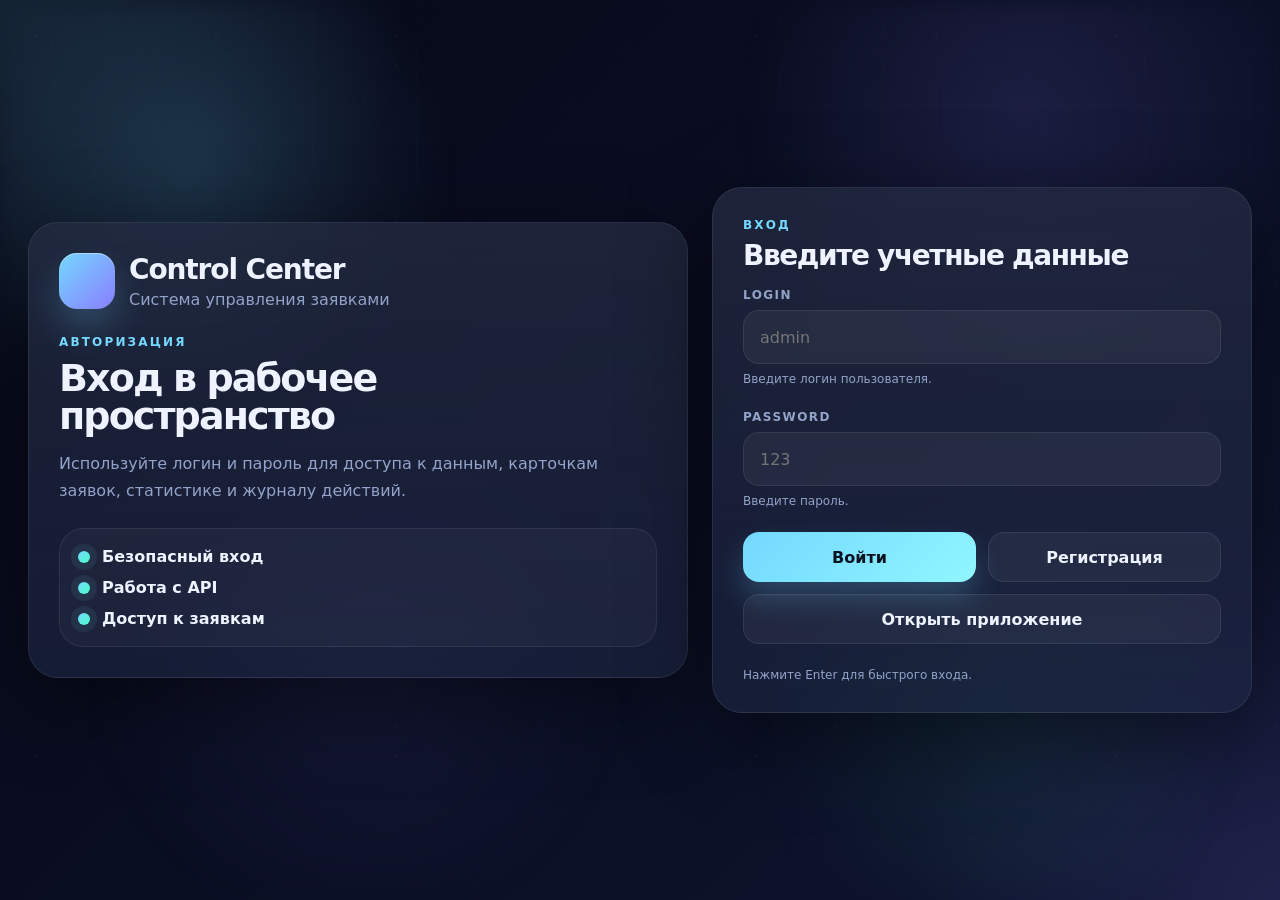
<file: wwwroot/index.html>
<!doctype html>
<html lang="ru">
<head>
  <meta charset="utf-8" />
  <meta name="viewport" content="width=device-width,initial-scale=1" />
  <title>Control Center</title>
  <link rel="stylesheet" href="site.css" />
</head>
<body data-page="app">
  <div class="bg-layer bg-layer--one"></div>
  <div class="bg-layer bg-layer--two"></div>
  <div class="bg-noise"></div>
  <div class="bg-grid"></div>

  <div class="app-shell">
    <aside class="sidebar">
      <div class="brandbox">
        <div class="brandbox__logo"></div>
        <div>
          <div class="brandbox__title">Control Center</div>
          <div class="brandbox__sub">Система управления заявками</div>
        </div>
      </div>

      <div class="sidebar-panel">
        <div class="sidebar-panel__label">Сессия</div>
        <div class="session-card">
          <div class="session-card__status"></div>
          <div>
            <div class="session-card__title">Статус доступа</div>
            <div class="session-card__value" id="auth_status">Not authorized</div>
          </div>
        </div>
      </div>

      <nav class="navstack">
        <button class="navbtn active" id="nav_tables" type="button">
          <span class="navbtn__text">Таблицы</span>
          <span class="navbtn__sub">Работа с данными</span>
        </button>
        <button class="navbtn" id="nav_stats" type="button">
          <span class="navbtn__text">Статистика</span>
          <span class="navbtn__sub">Сводка по заявкам</span>
        </button>
        <button class="navbtn" id="nav_logs" type="button">
          <span class="navbtn__text">Журнал</span>
          <span class="navbtn__sub">Логи системы</span>
        </button>
        <button class="navbtn" id="nav_history" type="button">
          <span class="navbtn__text">История</span>
          <span class="navbtn__sub">Будущий аудит</span>
        </button>
      </nav>

      <div class="sidebar-panel">
        <div class="sidebar-panel__label">Сервис</div>
        <div class="service-actions">
          <button class="ghostbtn" id="btn_token_toggle" type="button">Токен</button>
          <button class="ghostbtn" id="btn_login_page" type="button">Вход</button>
          <button class="ghostbtn" id="btn_logout" type="button">Выход</button>
          <button class="ghostbtn ghostbtn--danger" id="nav_exit" type="button">Закрыть сессию</button>
        </div>
      </div>
    </aside>

    <main class="workspace">
      <section class="view active" id="view_tables">
        <header class="hero">
          <div>
            <div class="hero__eyebrow">Рабочая область</div>
            <h1 class="hero__title">Управление сущностями и карточками</h1>
            <p class="hero__desc">Выбирайте сущности, ищите записи, открывайте детали и редактируйте данные в одном интерфейсе.</p>
          </div>
          <div class="hero__actions">
            <button class="primarybtn" id="btn_open_create" type="button">Создать запись</button>
          </div>
        </header>

        <section class="toolbar glass-card">
          <div class="toolbar__main">
            <div class="fieldwrap fieldwrap--entity">
              <label class="fieldlabel" for="entity_select">Сущность</label>
              <select id="entity_select" class="fieldctrl fieldctrl--select"></select>
            </div>

            <div class="fieldwrap fieldwrap--search">
              <label class="fieldlabel" for="search_q">Поиск</label>
              <input id="search_q" class="fieldctrl" placeholder="Введите значение для поиска" />
            </div>
          </div>

          <div class="toolbar__actions">
            <button class="ghostbtn" id="btn_reload" type="button">Обновить</button>
            <button class="ghostbtn" id="btn_open_view" type="button">Открыть</button>
            <button class="ghostbtn" id="btn_open_edit" type="button">Изменить</button>
            <button class="ghostbtn ghostbtn--danger" id="btn_open_delete" type="button">Удалить</button>
          </div>
        </section>

        <section class="metrics">
          <article class="metric-card">
            <div class="metric-card__label">Выбранный ID</div>
            <div class="metric-card__value" id="selected_id">—</div>
          </article>
          <article class="metric-card">
            <div class="metric-card__label">Найдено записей</div>
            <div class="metric-card__value" id="search_count">—</div>
          </article>
          <article class="metric-card">
            <div class="metric-card__label">Текущая страница</div>
            <div class="metric-card__value" id="page_label">1 / 1</div>
          </article>
        </section>

        <section class="pager-grid">
          <article class="glass-card pager-card">
            <div class="block-title">Навигация по страницам</div>
            <div class="pager-inline">
              <button class="ghostbtn" id="btn_page_prev" type="button">Назад</button>
              <button class="ghostbtn" id="btn_page_next" type="button">Вперед</button>
            </div>
            <div class="pager-inline">
              <input id="page_input" class="fieldctrl" placeholder="Номер страницы" />
              <button class="ghostbtn" id="btn_page_go" type="button">Перейти</button>
            </div>
          </article>

          <article class="glass-card pager-card">
            <div class="block-title">Переход по ID и размер страницы</div>
            <div class="pager-inline">
              <input id="goto_id" class="fieldctrl" placeholder="ID записи" />
              <button class="ghostbtn" id="btn_goto_id" type="button">Найти</button>
            </div>
            <div class="pager-inline">
              <input id="page_size" class="fieldctrl" placeholder="Записей на странице" />
              <button class="ghostbtn" id="btn_page_apply" type="button">Применить</button>
            </div>
          </article>
        </section>

        <section class="glass-card managerpanel" id="request_manager_panel" style="display:none;">
          <div class="panel-head">
            <div>
              <div class="panel-head__eyebrow">Управление заявкой</div>
              <div class="panel-head__title">Инструменты менеджера</div>
            </div>
            <div class="active-request">Заявка <span id="manager_current_request">—</span></div>
          </div>

          <div class="manager-grid">
            <article class="manager-tile">
              <div class="manager-tile__title">Назначение мастера</div>
              <label class="fieldlabel" for="manager_master_id">ID мастера</label>
              <input id="manager_master_id" class="fieldctrl" placeholder="Например 3" />
              <button class="primarybtn" id="btn_assign_master" type="button">Назначить</button>
            </article>

            <article class="manager-tile">
              <div class="manager-tile__title">Изменение статуса</div>
              <label class="fieldlabel" for="manager_status">Статус</label>
              <select id="manager_status" class="fieldctrl fieldctrl--select">
                <option value="Новая">Новая</option>
                <option value="В работе">В работе</option>
                <option value="Ожидание запчастей">Ожидание запчастей</option>
                <option value="Выполнено">Выполнено</option>
                <option value="Отменена">Отменена</option>
              </select>
              <button class="primarybtn" id="btn_change_status" type="button">Сменить статус</button>
            </article>

            <article class="manager-tile manager-tile--wide">
              <div class="manager-tile__title">Продление срока выполнения</div>
              <div class="manager-deadline-grid">
                <div>
                  <label class="fieldlabel" for="manager_completion_date">Новая дата завершения</label>
                  <input id="manager_completion_date" class="fieldctrl" type="date" />
                </div>
                <div>
                  <label class="fieldlabel" for="manager_comment">Комментарий</label>
                  <input id="manager_comment" class="fieldctrl" placeholder="Комментарий к продлению" />
                </div>
              </div>
              <button class="primarybtn" id="btn_extend_deadline" type="button">Продлить срок</button>
            </article>
          </div>
        </section>

        <section class="cards-shell">
          <div class="cards_grid cardsgrid" id="cards_grid"></div>
        </section>
      </section>

      <section class="view" id="view_stats">
        <header class="hero hero--stats">
          <div>
            <div class="hero__eyebrow">Статистика</div>
            <h2 class="hero__title hero__title--small">Сводные показатели по заявкам</h2>
            <p class="hero__desc">Общая статистика по выполнению, статусам и типам климатической техники.</p>
          </div>
          <button class="primarybtn" id="btn_stats_reload" type="button">Обновить статистику</button>
        </header>

        <section class="stats-cards">
          <article class="stat-card">
            <div class="stat-card__label">Всего заявок</div>
            <div class="stat-card__value" id="stat_total">0</div>
          </article>
          <article class="stat-card">
            <div class="stat-card__label">Выполнено</div>
            <div class="stat-card__value" id="stat_completed">0</div>
          </article>
          <article class="stat-card">
            <div class="stat-card__label">Среднее время ремонта</div>
            <div class="stat-card__value" id="stat_avg_days">0 дн.</div>
          </article>
        </section>

        <section class="stats-grid-2">
          <article class="glass-card stat-panel">
            <div class="block-title">По статусам</div>
            <div id="stats_by_status" class="statslist"></div>
          </article>
          <article class="glass-card stat-panel">
            <div class="block-title">По типам техники</div>
            <div id="stats_by_type" class="statslist"></div>
          </article>
        </section>

        <section class="glass-card quality-panel">
          <div class="block-title">Опрос качества</div>
          <div class="quality-grid">
            <div class="qrbox">
              <img id="quality_qr_img" alt="QR" />
            </div>
            <div class="quality-side">
              <div class="quality-side__label">Ссылка на форму</div>
              <div class="quality-side__link" id="quality_form_link"></div>
              <div class="quality-side__actions">
                <button class="ghostbtn" id="btn_open_quality_form" type="button">Открыть форму</button>
                <button class="ghostbtn" id="btn_copy_quality_link" type="button">Копировать ссылку</button>
              </div>
            </div>
          </div>
        </section>
      </section>

      <section class="view" id="view_logs">
        <header class="hero hero--smallpad">
          <div>
            <div class="hero__eyebrow">Журнал</div>
            <h2 class="hero__title hero__title--small">Логи запросов и действий</h2>
          </div>
          <button class="ghostbtn" id="btn_logs_clear" type="button">Очистить журнал</button>
        </header>
        <pre id="log" class="logbox"></pre>
      </section>

      <section class="view" id="view_history">
        <header class="hero hero--smallpad">
          <div>
            <div class="hero__eyebrow">История</div>
            <h2 class="hero__title hero__title--small">Раздел истории изменений</h2>
            <p class="hero__desc">Здесь можно разместить аудит действий и историю изменения записей.</p>
          </div>
        </header>
        <section class="glass-card history-card">
          <div class="history-card__title">История пока не подключена</div>
          <div class="history-card__text">Раздел готов под серверный аудит и отображение действий пользователей.</div>
        </section>
      </section>
    </main>
  </div>

  <div class="modal" id="token_modal" role="dialog" aria-modal="true">
    <div class="modal-backdrop" data-close="1"></div>
    <div class="modal-panel">
      <div class="modal-header">
        <div class="modal-title"><span class="badge" id="token_badge">JWT</span><span>Токен сессии</span></div>
        <button class="iconbtn" data-close="1" type="button" aria-label="Close">✕</button>
      </div>
      <div class="modal-body">
        <pre id="token_box" class="logbox logbox--modal"></pre>
      </div>
      <div class="modal-footer">
        <button class="ghostbtn" id="btn_token_copy" type="button">Копировать</button>
        <button class="primarybtn" data-close="1" type="button">OK</button>
      </div>
    </div>
  </div>

  <div class="modal" id="details_modal" role="dialog" aria-modal="true">
    <div class="modal-backdrop" data-close="1"></div>
    <div class="modal-panel modal-panel--wide">
      <div class="modal-header">
        <div class="modal-title"><span class="badge badge--ok" id="details_badge">DETAILS</span><span id="details_title">…</span></div>
        <button class="iconbtn" data-close="1" type="button" aria-label="Close">✕</button>
      </div>
      <div class="modal-body">
        <div id="details_body" class="detailsbody"></div>
      </div>
      <div class="modal-footer">
        <button class="ghostbtn" id="btn_details_copy" type="button">Копировать JSON</button>
        <button class="primarybtn" data-close="1" type="button">OK</button>
      </div>
    </div>
  </div>

  <div class="modal" id="form_modal" role="dialog" aria-modal="true">
    <div class="modal-backdrop" data-close="1"></div>
    <div class="modal-panel modal-panel--wide">
      <div class="modal-header">
        <div class="modal-title"><span class="badge" id="form_badge">FORM</span><span id="form_title">…</span></div>
        <button class="iconbtn" data-close="1" type="button" aria-label="Close">✕</button>
      </div>
      <div class="modal-body">
        <div id="form_fields" class="formgrid"></div>
      </div>
      <div class="modal-footer">
        <button class="ghostbtn" data-close="1" type="button">Отмена</button>
        <button class="primarybtn" id="btn_form_submit" type="button">Сохранить</button>
      </div>
    </div>
  </div>

  <div class="modal" id="confirm_modal" role="dialog" aria-modal="true">
    <div class="modal-backdrop" data-close="1"></div>
    <div class="modal-panel">
      <div class="modal-header">
        <div class="modal-title"><span class="badge badge--warn" id="confirm_badge">CONFIRM</span><span id="confirm_title">Confirm</span></div>
        <button class="iconbtn" data-close="1" type="button" aria-label="Close">✕</button>
      </div>
      <div class="modal-body">
        <div id="confirm_body" class="msgbody">…</div>
      </div>
      <div class="modal-footer">
        <button class="ghostbtn" data-close="1" type="button">Отмена</button>
        <button class="dangerbtn" id="btn_confirm_yes" type="button">Да</button>
      </div>
    </div>
  </div>

  <div class="modal" id="msg_modal" role="dialog" aria-modal="true">
    <div class="modal-backdrop" data-close="1"></div>
    <div class="modal-panel">
      <div class="modal-header">
        <div class="modal-title"><span class="badge" id="msg_kind">INFO</span><span id="msg_title">Message</span></div>
        <button class="iconbtn" data-close="1" type="button" aria-label="Close">✕</button>
      </div>
      <div class="modal-body">
        <div id="msg_body" class="msgbody">…</div>
        <details class="msgdetails">
          <summary>Details</summary>
          <pre id="msg_details" class="logbox logbox--modal"></pre>
        </details>
      </div>
      <div class="modal-footer">
        <button class="primarybtn" data-close="1" type="button">OK</button>
      </div>
    </div>
  </div>

  <script src="app.js"></script>
</body>
</html>
</file>
<file: wwwroot/site.css>
:root{
  --bg:#060816;
  --bg-2:#0f1530;
  --panel:rgba(15,22,46,.74);
  --panel-2:rgba(20,30,61,.58);
  --line:rgba(255,255,255,.08);
  --line-2:rgba(145,173,255,.24);
  --text:#eef3ff;
  --muted:#93a3c9;
  --accent:#74d8ff;
  --accent-2:#8a7dff;
  --accent-3:#49ffc6;
  --danger:#ff6b8f;
  --warning:#ffc96a;
  --ok:#47db9d;
  --shadow:0 24px 90px rgba(0,0,0,.45);
  --radius-xl:30px;
  --radius-lg:22px;
  --radius-md:16px;
  --radius-sm:12px;
}

*{box-sizing:border-box}
html,body{min-height:100%;margin:0;padding:0}
body{
  min-height:100vh;
  font-family:Inter,ui-sans-serif,system-ui,-apple-system,"Segoe UI",Roboto,Arial,sans-serif;
  color:var(--text);
  background:
    radial-gradient(circle at top left, rgba(116,216,255,.12), transparent 26%),
    radial-gradient(circle at bottom right, rgba(138,125,255,.13), transparent 24%),
    linear-gradient(135deg, var(--bg) 0%, var(--bg-2) 100%);
  overflow-x:hidden;
}
button,input,select,textarea{font:inherit}
button{cursor:pointer}
input,select,textarea{appearance:none}

.bg-layer,.bg-noise,.bg-grid{position:fixed;inset:0;pointer-events:none}
.bg-layer--one{
  background:
    radial-gradient(circle at 15% 18%, rgba(116,216,255,.16), transparent 20%),
    radial-gradient(circle at 80% 12%, rgba(138,125,255,.14), transparent 22%);
  filter:blur(10px);
}
.bg-layer--two{
  background:
    radial-gradient(circle at 78% 80%, rgba(73,255,198,.08), transparent 20%),
    radial-gradient(circle at 28% 74%, rgba(138,125,255,.08), transparent 24%);
  filter:blur(20px);
}
.bg-noise{
  opacity:.07;
  background-image:
    radial-gradient(circle at 20% 20%, rgba(255,255,255,.55) 0 1px, transparent 1px),
    radial-gradient(circle at 80% 30%, rgba(255,255,255,.45) 0 1px, transparent 1px),
    radial-gradient(circle at 45% 70%, rgba(255,255,255,.35) 0 1px, transparent 1px);
  background-size:180px 180px, 220px 220px, 260px 260px;
}
.bg-grid{
  opacity:.22;
  background-image:
    linear-gradient(rgba(255,255,255,.05) 1px, transparent 1px),
    linear-gradient(90deg, rgba(255,255,255,.05) 1px, transparent 1px);
  background-size:52px 52px;
  mask-image:linear-gradient(to bottom, rgba(0,0,0,.92), transparent 90%);
}

.app-shell{
  position:relative;
  z-index:1;
  min-height:100vh;
  display:grid;
  grid-template-columns:320px minmax(0,1fr);
  gap:24px;
  padding:24px;
}

.sidebar,
.glass-card,
.metric-card,
.stat-card,
.logbox,
.modal-panel,
.login-card,
.login-showcase{
  background:
    linear-gradient(180deg, rgba(255,255,255,.065), rgba(255,255,255,.025)),
    linear-gradient(180deg, var(--panel), var(--panel-2));
  border:1px solid var(--line);
  box-shadow:var(--shadow);
  backdrop-filter:blur(22px);
}

.sidebar{
  border-radius:var(--radius-xl);
  padding:22px;
  display:flex;
  flex-direction:column;
  gap:18px;
  position:sticky;
  top:24px;
  height:calc(100vh - 48px);
}
.brandbox{
  display:flex;
  align-items:center;
  gap:14px;
}
.brandbox--login{margin-bottom:26px}
.brandbox__logo{
  width:56px;
  height:56px;
  border-radius:18px;
  background:
    linear-gradient(135deg, rgba(116,216,255,1), rgba(138,125,255,1));
  box-shadow:
    0 18px 34px rgba(116,216,255,.22),
    inset 0 1px 0 rgba(255,255,255,.4);
}
.brandbox__title{
  font-size:28px;
  font-weight:800;
  letter-spacing:-.04em;
}
.brandbox__sub{
  margin-top:4px;
  color:var(--muted);
}

.sidebar-panel{
  border:1px solid rgba(255,255,255,.06);
  border-radius:20px;
  padding:16px;
  background:rgba(255,255,255,.03);
}
.sidebar-panel__label{
  margin-bottom:12px;
  font-size:12px;
  text-transform:uppercase;
  letter-spacing:.16em;
  color:var(--muted);
  font-weight:800;
}
.session-card{
  display:flex;
  align-items:center;
  gap:12px;
}
.session-card__status{
  width:12px;
  height:12px;
  border-radius:50%;
  background:linear-gradient(135deg, var(--accent), var(--accent-3));
  box-shadow:0 0 0 8px rgba(116,216,255,.08);
}
.session-card__title{
  font-size:12px;
  color:var(--muted);
  text-transform:uppercase;
  letter-spacing:.14em;
}
.session-card__value{
  margin-top:4px;
  font-weight:700;
}

.navstack{
  display:flex;
  flex-direction:column;
  gap:10px;
}
.navbtn{
  width:100%;
  border:none;
  background:rgba(255,255,255,.04);
  border:1px solid rgba(255,255,255,.05);
  color:var(--text);
  border-radius:18px;
  padding:14px 16px;
  text-align:left;
  transition:transform .18s ease, border-color .18s ease, background .18s ease, box-shadow .18s ease;
}
.navbtn:hover{
  transform:translateY(-1px);
  border-color:rgba(116,216,255,.24);
  background:rgba(116,216,255,.08);
}
.navbtn.active{
  background:
    linear-gradient(135deg, rgba(116,216,255,.15), rgba(138,125,255,.14));
  border-color:rgba(116,216,255,.3);
  box-shadow:0 12px 24px rgba(0,0,0,.18);
}
.navbtn__text{
  display:block;
  font-weight:800;
}
.navbtn__sub{
  display:block;
  margin-top:4px;
  font-size:12px;
  color:var(--muted);
}

.service-actions{
  display:grid;
  gap:10px;
}

.workspace{min-width:0}
.view{display:none}
.view.active{display:block;animation:fadeUp .28s ease}
@keyframes fadeUp{
  from{opacity:0;transform:translateY(10px)}
  to{opacity:1;transform:translateY(0)}
}

.hero{
  border-radius:var(--radius-xl);
  padding:28px 30px;
  display:flex;
  justify-content:space-between;
  align-items:flex-start;
  gap:18px;
  background:
    linear-gradient(180deg, rgba(255,255,255,.07), rgba(255,255,255,.02)),
    linear-gradient(180deg, rgba(16,25,50,.72), rgba(17,26,52,.55));
  border:1px solid rgba(255,255,255,.08);
  box-shadow:var(--shadow);
}
.hero--stats,
.hero--smallpad{margin-bottom:18px}
.hero__eyebrow{
  font-size:12px;
  text-transform:uppercase;
  letter-spacing:.18em;
  color:var(--accent);
  font-weight:800;
}
.hero__title{
  margin:10px 0 0;
  font-size:38px;
  line-height:1.02;
  letter-spacing:-.05em;
}
.hero__title--small{font-size:28px}
.hero__desc{
  margin:14px 0 0;
  max-width:800px;
  color:var(--muted);
  line-height:1.7;
}
.hero__actions{display:flex;gap:12px;flex-wrap:wrap}

.toolbar{
  margin-top:18px;
  border-radius:var(--radius-xl);
  padding:18px;
  display:flex;
  justify-content:space-between;
  gap:18px;
  align-items:end;
}
.toolbar__main{
  display:grid;
  grid-template-columns:260px minmax(320px,1fr);
  gap:14px;
  flex:1;
}
.toolbar__actions{
  display:flex;
  gap:10px;
  flex-wrap:wrap;
  justify-content:flex-end;
}

.fieldwrap{display:grid;gap:8px}
.fieldlabel{
  font-size:12px;
  text-transform:uppercase;
  letter-spacing:.14em;
  color:var(--muted);
  font-weight:800;
}
.fieldctrl{
  width:100%;
  min-width:0;
  height:54px;
  padding:0 16px;
  border-radius:16px;
  border:1px solid rgba(255,255,255,.08);
  background:rgba(255,255,255,.05);
  color:var(--text);
  outline:none;
  transition:border-color .18s ease, box-shadow .18s ease, background .18s ease;
}
.fieldctrl:focus{
  border-color:rgba(116,216,255,.3);
  box-shadow:0 0 0 4px rgba(116,216,255,.08);
  background:rgba(255,255,255,.065);
}
.fieldctrl::placeholder{color:#8b9dc4}
.fieldctrl--select option{color:#111827}

.metrics{
  margin-top:18px;
  display:grid;
  grid-template-columns:repeat(3,minmax(0,1fr));
  gap:16px;
}
.metric-card{
  border-radius:24px;
  padding:18px 20px;
}
.metric-card__label{
  font-size:12px;
  text-transform:uppercase;
  letter-spacing:.14em;
  color:var(--muted);
  font-weight:800;
}
.metric-card__value{
  margin-top:10px;
  font-size:32px;
  font-weight:800;
  letter-spacing:-.04em;
}

.pager-grid{
  margin-top:18px;
  display:grid;
  grid-template-columns:repeat(2,minmax(0,1fr));
  gap:16px;
}
.pager-card{
  padding:18px;
  border-radius:24px;
}
.block-title{
  font-size:18px;
  font-weight:800;
  margin-bottom:14px;
}
.pager-inline{
  display:grid;
  grid-template-columns:1fr auto;
  gap:10px;
  margin-top:10px;
}

.cards-shell{
  margin-top:18px;
}
.cardsgrid{
  display:grid;
  grid-template-columns:repeat(3,minmax(0,1fr));
  gap:18px;
}
.carditem{
  position:relative;
  overflow:hidden;
  border-radius:26px;
  border:1px solid rgba(255,255,255,.08);
  background:
    linear-gradient(180deg, rgba(255,255,255,.08), rgba(255,255,255,.03)),
    linear-gradient(180deg, rgba(18,29,60,.88), rgba(13,22,44,.9));
  padding:18px;
  min-height:220px;
  cursor:pointer;
  box-shadow:0 18px 42px rgba(0,0,0,.26);
  transition:transform .18s ease, border-color .18s ease, box-shadow .18s ease;
}
.carditem::before{
  content:"";
  position:absolute;
  inset:auto -45px -45px auto;
  width:140px;
  height:140px;
  border-radius:50%;
  background:radial-gradient(circle, rgba(116,216,255,.18), transparent 68%);
}
.carditem:hover{
  transform:translateY(-4px);
  border-color:rgba(116,216,255,.28);
  box-shadow:0 22px 46px rgba(0,0,0,.3);
}
.carditem.selected{
  border-color:rgba(116,216,255,.38);
  box-shadow:0 0 0 1px rgba(116,216,255,.14), 0 22px 46px rgba(0,0,0,.3);
}
.cardtitle{
  display:flex;
  justify-content:space-between;
  gap:12px;
  margin-bottom:14px;
  font-size:18px;
  font-weight:800;
}
.cardkv{
  display:grid;
  grid-template-columns:115px 1fr;
  gap:10px 12px;
}
.k{
  font-size:12px;
  text-transform:uppercase;
  letter-spacing:.08em;
  color:var(--muted);
  font-weight:800;
}
.v{
  min-width:0;
  overflow:hidden;
  text-overflow:ellipsis;
  white-space:nowrap;
}

.managerpanel{
  margin-top:18px;
  border-radius:28px;
  padding:20px;
}
.panel-head{
  display:flex;
  justify-content:space-between;
  gap:16px;
  align-items:flex-start;
  flex-wrap:wrap;
}
.panel-head__eyebrow{
  font-size:12px;
  color:var(--muted);
  text-transform:uppercase;
  letter-spacing:.14em;
  font-weight:800;
}
.panel-head__title{
  margin-top:8px;
  font-size:24px;
  font-weight:800;
}
.active-request{
  border:1px solid rgba(116,216,255,.18);
  background:rgba(116,216,255,.08);
  color:var(--text);
  border-radius:999px;
  padding:10px 14px;
  font-weight:700;
}
.manager-grid{
  margin-top:16px;
  display:grid;
  grid-template-columns:1fr 1fr;
  gap:16px;
}
.manager-tile{
  border-radius:22px;
  border:1px solid rgba(255,255,255,.07);
  background:rgba(255,255,255,.03);
  padding:16px;
  display:flex;
  flex-direction:column;
  gap:10px;
}
.manager-tile--wide{grid-column:1 / -1}
.manager-tile__title{
  font-size:17px;
  font-weight:800;
}
.manager-deadline-grid{
  display:grid;
  grid-template-columns:1fr 1fr;
  gap:14px;
}

.stats-cards{
  display:grid;
  grid-template-columns:repeat(3,minmax(0,1fr));
  gap:16px;
}
.stat-card{
  border-radius:24px;
  padding:20px;
}
.stat-card__label{
  font-size:12px;
  text-transform:uppercase;
  letter-spacing:.14em;
  color:var(--muted);
  font-weight:800;
}
.stat-card__value{
  margin-top:12px;
  font-size:38px;
  font-weight:800;
  letter-spacing:-.05em;
}
.stats-grid-2{
  margin-top:18px;
  display:grid;
  grid-template-columns:1fr 1fr;
  gap:16px;
}
.stat-panel{
  border-radius:24px;
  padding:18px;
}
.statslist{
  margin-top:12px;
  display:flex;
  flex-direction:column;
  gap:10px;
}
.statsrow{
  display:grid;
  grid-template-columns:1fr auto;
  gap:12px;
  align-items:center;
  border-radius:16px;
  border:1px solid rgba(255,255,255,.06);
  background:rgba(255,255,255,.035);
  padding:12px 14px;
}
.statsname{font-weight:700}
.statscount{font-weight:800;color:var(--accent)}

.quality-panel{
  margin-top:18px;
  border-radius:24px;
  padding:18px;
}
.quality-grid{
  margin-top:14px;
  display:grid;
  grid-template-columns:240px 1fr;
  gap:16px;
}
.qrbox{
  min-height:240px;
  border-radius:24px;
  border:1px solid rgba(255,255,255,.08);
  background:rgba(255,255,255,.045);
  display:flex;
  align-items:center;
  justify-content:center;
}
.qrbox img{
  width:190px;
  height:190px;
  object-fit:contain;
}
.quality-side{
  display:flex;
  flex-direction:column;
  gap:12px;
}
.quality-side__label{
  font-size:12px;
  text-transform:uppercase;
  letter-spacing:.14em;
  color:var(--muted);
  font-weight:800;
}
.quality-side__link{
  word-break:break-all;
  line-height:1.7;
}
.quality-side__actions{
  display:flex;
  gap:10px;
  flex-wrap:wrap;
}

.logbox{
  border-radius:26px;
  padding:20px;
  min-height:540px;
  max-height:72vh;
  overflow:auto;
  white-space:pre-wrap;
  font-family:ui-monospace,SFMono-Regular,Menlo,Monaco,Consolas,monospace;
}
.logbox--modal{
  min-height:120px;
  max-height:34vh;
}

.history-card{
  border-radius:26px;
  padding:22px;
}
.history-card__title{
  font-size:24px;
  font-weight:800;
}
.history-card__text{
  margin-top:10px;
  color:var(--muted);
  line-height:1.7;
}

.primarybtn,
.ghostbtn,
.dangerbtn,
.iconbtn{
  border:none;
  border-radius:16px;
  font-weight:800;
  transition:transform .18s ease, filter .18s ease, background .18s ease, border-color .18s ease;
}
.primarybtn,
.ghostbtn,
.dangerbtn{
  height:50px;
  padding:0 18px;
}
.primarybtn{
  color:#091220;
  background:linear-gradient(135deg, var(--accent), #90f6ff);
  box-shadow:0 16px 28px rgba(116,216,255,.22);
}
.primarybtn:hover,
.ghostbtn:hover,
.dangerbtn:hover,
.iconbtn:hover{
  transform:translateY(-1px);
  filter:brightness(1.04);
}
.ghostbtn{
  color:var(--text);
  background:rgba(255,255,255,.05);
  border:1px solid rgba(255,255,255,.08);
}
.ghostbtn--danger,
.dangerbtn{
  color:#fff3f6;
  background:linear-gradient(135deg, rgba(255,107,143,.28), rgba(255,107,143,.18));
  border:1px solid rgba(255,107,143,.18);
}
.iconbtn{
  width:42px;
  height:42px;
  color:var(--text);
  background:rgba(255,255,255,.05);
  border:1px solid rgba(255,255,255,.08);
}

.modal{
  position:fixed;
  inset:0;
  display:none;
  z-index:50;
}
.modal.open{display:block}
.modal-backdrop{
  position:absolute;
  inset:0;
  background:rgba(4,8,18,.72);
  backdrop-filter:blur(10px);
}
.modal-panel{
  position:relative;
  width:min(860px, calc(100% - 28px));
  margin:6vh auto 0;
  border-radius:28px;
  overflow:hidden;
}
.modal-panel--wide{
  width:min(1100px, calc(100% - 28px));
}
.modal-header,
.modal-footer{
  display:flex;
  justify-content:space-between;
  align-items:center;
  gap:12px;
  padding:16px 18px;
  background:rgba(255,255,255,.035);
}
.modal-header{border-bottom:1px solid rgba(255,255,255,.06)}
.modal-footer{
  justify-content:flex-end;
  border-top:1px solid rgba(255,255,255,.06);
}
.modal-body{padding:18px}
.modal-title{
  display:flex;
  align-items:center;
  gap:10px;
  font-size:18px;
  font-weight:800;
}
.badge{
  display:inline-flex;
  align-items:center;
  justify-content:center;
  min-width:78px;
  height:32px;
  padding:0 12px;
  border-radius:999px;
  background:rgba(116,216,255,.12);
  border:1px solid rgba(116,216,255,.18);
  color:var(--accent);
  font-size:12px;
  letter-spacing:.12em;
  font-weight:800;
}
.badge--ok{
  color:var(--ok);
  border-color:rgba(71,219,157,.18);
  background:rgba(71,219,157,.1);
}
.badge--warn{
  color:var(--warning);
  border-color:rgba(255,201,106,.18);
  background:rgba(255,201,106,.1);
}

.formgrid{
  display:grid;
  grid-template-columns:1fr 1fr;
  gap:14px;
}
.field label{
  display:block;
  margin-bottom:8px;
  font-size:12px;
  text-transform:uppercase;
  letter-spacing:.12em;
  color:var(--muted);
  font-weight:800;
}
.field input{
  width:100%;
  height:54px;
  padding:0 16px;
  border-radius:16px;
  border:1px solid rgba(255,255,255,.08);
  background:rgba(255,255,255,.05);
  color:var(--text);
  outline:none;
}
.field input:focus{
  border-color:rgba(116,216,255,.3);
  box-shadow:0 0 0 4px rgba(116,216,255,.08);
}
.hint,.errtxt,.login-note,.msgdetails{
  margin-top:8px;
  font-size:12px;
}
.hint,.login-note,.msgdetails{color:var(--muted)}
.errtxt{color:#ff9ab3;font-weight:800}
.detailsbody,.msgbody{
  font-family:ui-sans-serif,system-ui;
  white-space:pre-wrap;
}

.login-shell{
  position:relative;
  z-index:1;
  min-height:100vh;
  display:grid;
  grid-template-columns:1.15fr minmax(360px,540px);
  gap:24px;
  align-items:center;
  padding:28px;
}
.login-showcase,
.login-card{
  border-radius:30px;
  padding:30px;
}
.showcase-copy{
  max-width:760px;
}
.showcase-panel{
  margin-top:24px;
  border-radius:24px;
  border:1px solid rgba(255,255,255,.08);
  background:rgba(255,255,255,.03);
  padding:18px;
  display:grid;
  gap:12px;
}
.showcase-panel__row{
  display:flex;
  align-items:center;
  gap:12px;
}
.showcase-panel__row span{
  width:12px;
  height:12px;
  border-radius:50%;
  background:linear-gradient(135deg, var(--accent), var(--accent-3));
  box-shadow:0 0 0 7px rgba(116,216,255,.08);
}
.login-card__head{margin-bottom:18px}
.login-form{display:grid;gap:16px}
.login-actions{
  display:grid;
  grid-template-columns:1fr 1fr;
  gap:12px;
}
.login-actions .ghostbtn:last-child{
  grid-column:1 / -1;
}

@media (max-width:1260px){
  .app-shell{grid-template-columns:1fr}
  .sidebar{position:relative;top:auto;height:auto}
  .cardsgrid{grid-template-columns:repeat(2,minmax(0,1fr))}
}
@media (max-width:980px){
  .toolbar{
    flex-direction:column;
    align-items:stretch;
  }
  .toolbar__main{
    grid-template-columns:1fr;
  }
  .metrics,
  .pager-grid,
  .stats-cards,
  .stats-grid-2,
  .quality-grid,
  .manager-grid,
  .manager-deadline-grid,
  .formgrid,
  .login-shell{
    grid-template-columns:1fr;
  }
  .cardsgrid{grid-template-columns:1fr}
}
@media (max-width:640px){
  .app-shell,
  .login-shell{padding:16px}
  .sidebar,
  .hero,
  .toolbar,
  .metric-card,
  .pager-card,
  .login-showcase,
  .login-card,
  .history-card,
  .quality-panel,
  .stat-panel,
  .managerpanel{padding:18px}
  .hero__title{font-size:30px}
  .hero__title--small{font-size:24px}
  .login-actions{grid-template-columns:1fr}
  .login-actions .ghostbtn:last-child{grid-column:auto}
  .modal-panel,
  .modal-panel--wide{width:min(100% - 16px, 100%)}
}
</file>
